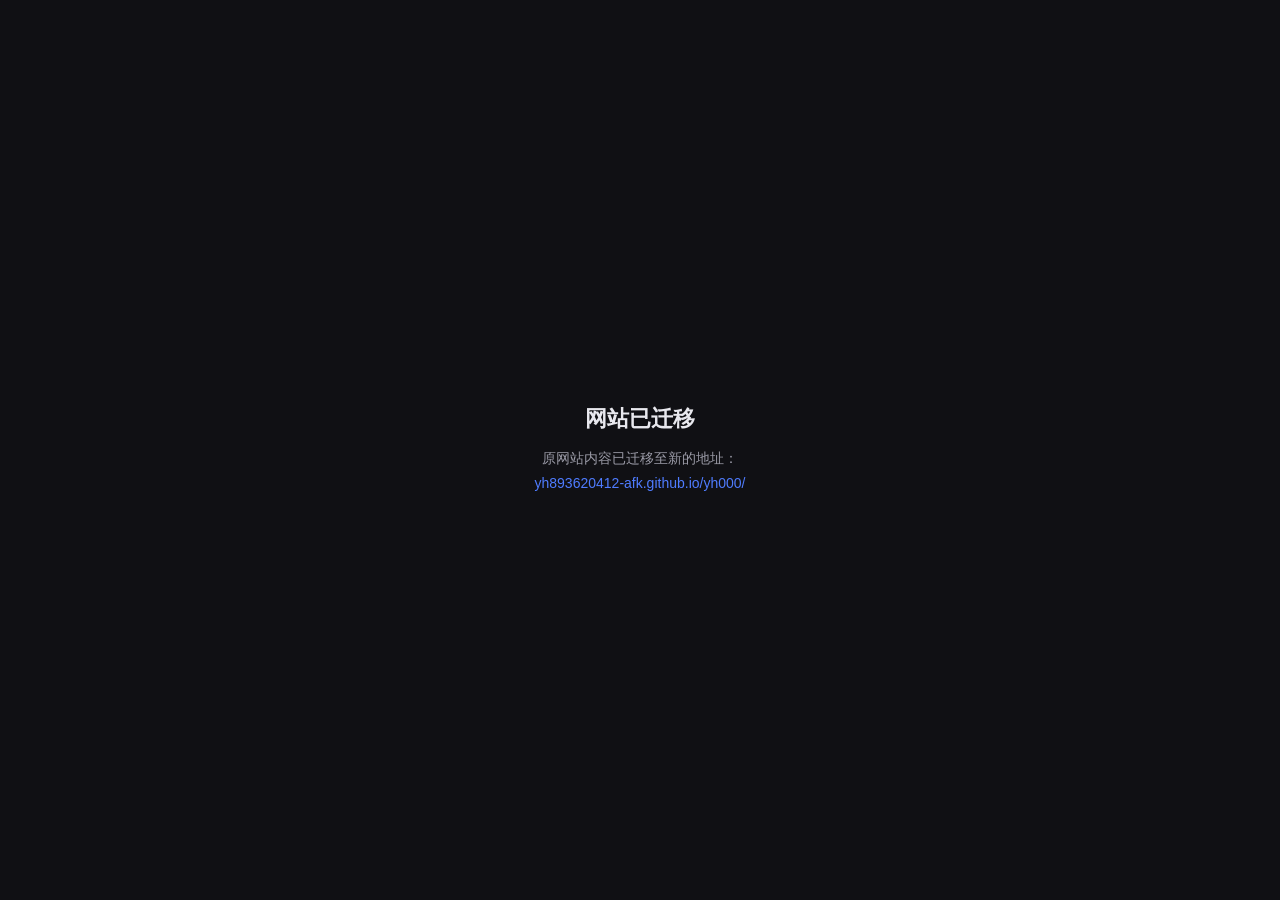
<file: index.html>
<!DOCTYPE html>
<html lang="zh-CN">
<head>
<meta charset="UTF-8" />
<meta name="viewport" content="width=device-width, initial-scale=1.0" />
<title>网站已迁移</title>
<style>
  * { box-sizing: border-box; margin: 0; padding: 0; }
  html, body {
    height: 100%;
    background: #101014;
    color: #e8e8ee;
    font-family: -apple-system, BlinkMacSystemFont, "PingFang SC", "Segoe UI", "Microsoft YaHei", sans-serif;
    display: flex;
    align-items: center;
    justify-content: center;
    text-align: center;
  }
  .card { padding: 40px; }
  h1 { font-size: 22px; font-weight: 600; margin-bottom: 12px; }
  p { font-size: 14px; color: #9a9aa6; line-height: 1.8; }
  a {
    color: #4f7cff;
    text-decoration: none;
    font-weight: 500;
  }
  a:hover { text-decoration: underline; }
</style>
</head>
<body>
  <div class="card">
    <h1>网站已迁移</h1>
    <p>原网站内容已迁移至新的地址：</p>
    <p><a href="/yh000/">yh893620412-afk.github.io/yh000/</a></p>
  </div>
</body>
</html>
</file>
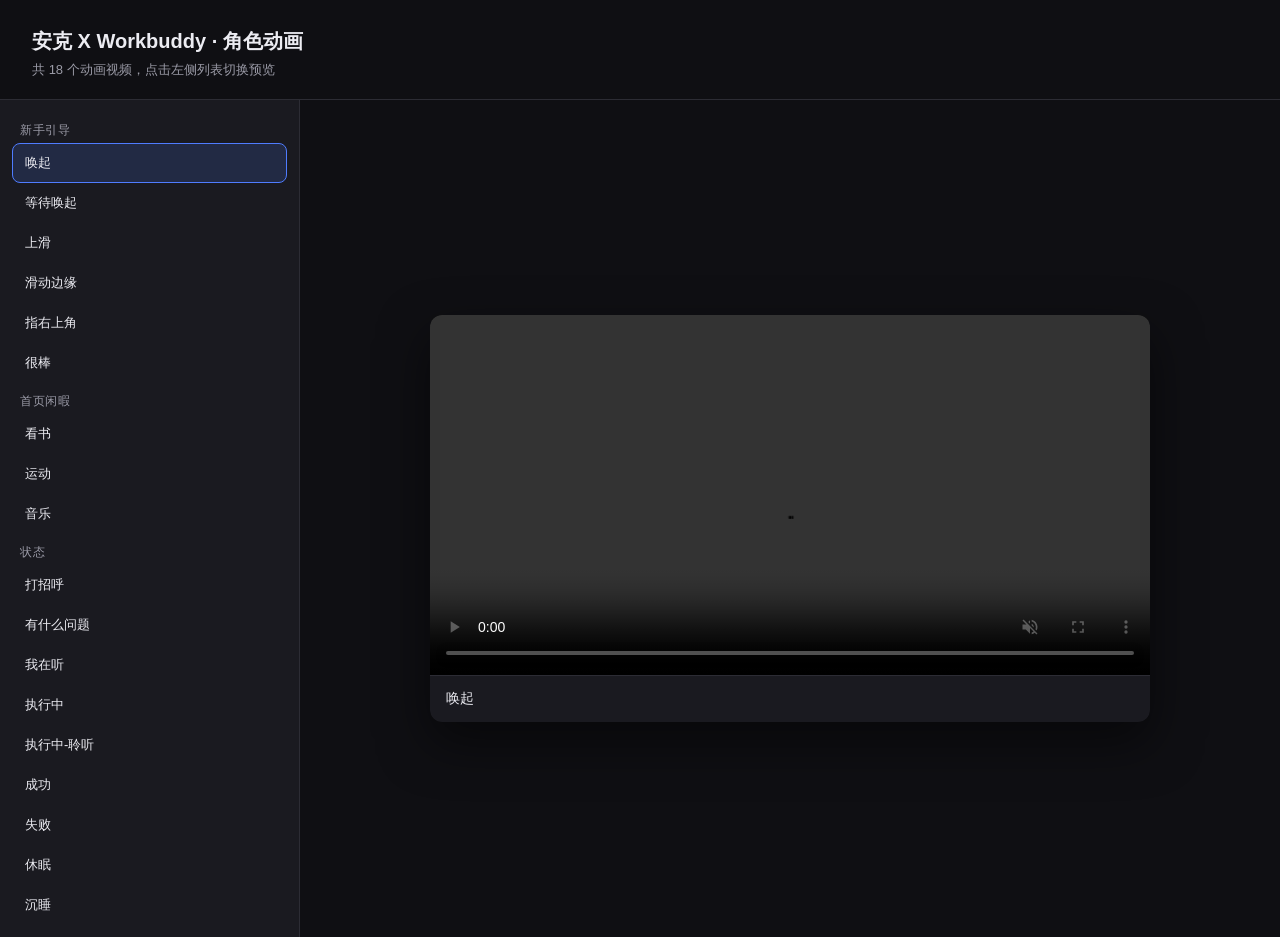
<file: ankor-x-workbuddy/index.html>
<!DOCTYPE html>
<html lang="zh-CN">
<head>
<meta charset="UTF-8" />
<meta name="viewport" content="width=device-width, initial-scale=1.0" />
<title>安克 X Workbuddy · 角色动画</title>
<style>
  :root {
    --bg: #0f0f13;
    --panel: #1a1a20;
    --panel-2: #22222a;
    --border: #2c2c34;
    --text: #ececf2;
    --text-dim: #9a9aa6;
    --accent: #4f7cff;
    --accent-soft: rgba(79, 124, 255, 0.16);
  }
  * { box-sizing: border-box; margin: 0; padding: 0; }
  html, body {
    min-height: 100%;
    background: var(--bg);
    color: var(--text);
    font-family: -apple-system, BlinkMacSystemFont, "PingFang SC", "Segoe UI", "Microsoft YaHei", sans-serif;
  }

  .header {
    padding: 28px 32px 20px;
    border-bottom: 1px solid var(--border);
  }
  .header h1 { font-size: 20px; font-weight: 600; }
  .header p { font-size: 13px; color: var(--text-dim); margin-top: 6px; }

  .layout {
    display: flex;
    min-height: calc(100vh - 90px);
  }

  .sidebar {
    width: 300px;
    min-width: 300px;
    border-right: 1px solid var(--border);
    background: var(--panel);
    padding: 12px;
    overflow-y: auto;
  }

  .group-title {
    font-size: 12px;
    color: var(--text-dim);
    padding: 10px 8px 4px;
    letter-spacing: 0.5px;
  }

  .video-item {
    display: flex;
    align-items: center;
    gap: 10px;
    padding: 10px 12px;
    border-radius: 8px;
    cursor: pointer;
    border: 1px solid transparent;
    transition: background 0.15s, border-color 0.15s;
    user-select: none;
  }
  .video-item:hover { background: var(--panel-2); }
  .video-item.active { background: var(--accent-soft); border-color: var(--accent); }
  .video-item .name { font-size: 13px; word-break: break-all; }

  .stage {
    flex: 1;
    display: flex;
    align-items: center;
    justify-content: center;
    padding: 32px;
  }
  .player {
    width: 100%;
    max-width: 720px;
    background: #000;
    border-radius: 12px;
    overflow: hidden;
    box-shadow: 0 20px 50px rgba(0,0,0,0.5);
  }
  .player video {
    width: 100%;
    display: block;
    max-height: 70vh;
  }
  .player .caption {
    padding: 14px 16px;
    font-size: 14px;
    background: var(--panel);
    border-top: 1px solid var(--border);
  }
  .empty {
    color: var(--text-dim);
    font-size: 14px;
    text-align: center;
    padding: 40px;
  }
</style>
</head>
<body>
  <div class="header">
    <h1>安克 X Workbuddy · 角色动画</h1>
    <p>共 <span id="count">0</span> 个动画视频，点击左侧列表切换预览</p>
  </div>

  <div class="layout">
    <aside class="sidebar" id="sidebar"></aside>
    <main class="stage">
      <div class="player" id="player" style="display:none;">
        <video id="video" controls loop autoplay muted playsinline></video>
        <div class="caption" id="caption"></div>
      </div>
      <div class="empty" id="empty">加载中…</div>
    </main>
  </div>

<script>
  // 视频清单（文件名 + 显示名 + 分组）
  const GROUPS = [
    { title: "新手引导", items: [
      ["guide-huanqi.mp4", "唤起"],
      ["guide-daihuan.mp4", "等待唤起"],
      ["guide-shanghua.mp4", "上滑"],
      ["guide-huabian.mp4", "滑动边缘"],
      ["guide-youshang.mp4", "指右上角"],
      ["guide-bang.mp4", "很棒"],
    ]},
    { title: "首页闲暇", items: [
      ["xianxia-kanshu.mp4", "看书"],
      ["xianxia-yundong.mp4", "运动"],
      ["xianxia-yinyue.mp4", "音乐"],
    ]},
    { title: "状态", items: [
      ["dazhaohu.mp4", "打招呼"],
      ["wenti.mp4", "有什么问题"],
      ["wzaiting.mp4", "我在听"],
      ["zhixing.mp4", "执行中"],
      ["zhixing-lingting.mp4", "执行中-聆听"],
      ["chenggong.mp4", "成功"],
      ["shibai.mp4", "失败"],
      ["xiumian.mp4", "休眠"],
      ["chenshui.mp4", "沉睡"],
    ]},
  ];

  const sidebar = document.getElementById('sidebar');
  const videoEl = document.getElementById('video');
  const player = document.getElementById('player');
  const caption = document.getElementById('caption');
  const empty = document.getElementById('empty');
  const countEl = document.getElementById('count');

  let total = 0;

  GROUPS.forEach((g) => {
    const title = document.createElement('div');
    title.className = 'group-title';
    title.textContent = g.title;
    sidebar.appendChild(title);

    g.items.forEach(([file, name]) => {
      total++;
      const item = document.createElement('div');
      item.className = 'video-item';
      const nameEl = document.createElement('span');
      nameEl.className = 'name';
      nameEl.textContent = name;
      item.appendChild(nameEl);
      item.addEventListener('click', () => {
        document.querySelectorAll('.video-item').forEach((el) => el.classList.remove('active'));
        item.classList.add('active');
        play(file, name);
      });
      sidebar.appendChild(item);
    });
  });

  countEl.textContent = total;

  function play(file, name) {
    videoEl.src = file;
    caption.textContent = name;
    player.style.display = 'block';
    empty.style.display = 'none';
    videoEl.play().catch(() => {});
  }

  // 默认播放第一个
  const first = GROUPS[0].items[0];
  if (first) {
    document.querySelector('.video-item').classList.add('active');
    play(first[0], first[1]);
  }
</script>
</body>
</html>
</file>
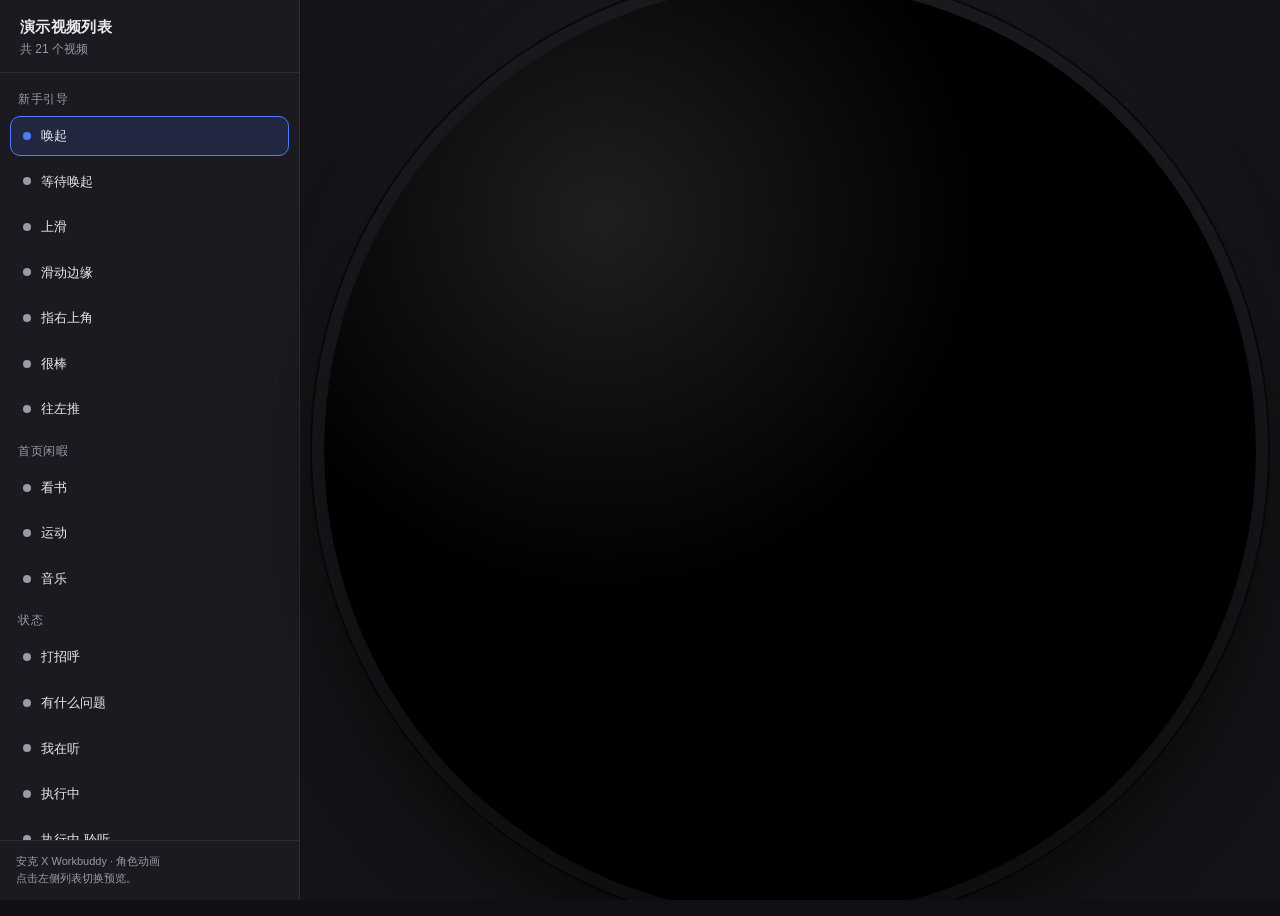
<file: yh000/ankor-x-workbuddy/index.html>
<!DOCTYPE html>
<html lang="zh-CN">
<head>
<meta charset="UTF-8" />
<meta name="viewport" content="width=device-width, initial-scale=1.0" />
<title>安克 X Workbuddy · 角色动画</title>
<style>
  :root {
    --bg: #101014;
    --panel: #1a1a20;
    --panel-2: #202027;
    --border: #2c2c34;
    --text: #e8e8ee;
    --text-dim: #9a9aa6;
    --accent: #4f7cff;
    --accent-soft: rgba(79, 124, 255, 0.15);
    --watch-bezel: #1b1b20;
    --watch-metal: linear-gradient(145deg, #3a3a42, #1c1c22);
  }
  * { box-sizing: border-box; margin: 0; padding: 0; }
  html, body {
    height: 100%;
    background: var(--bg);
    color: var(--text);
    font-family: -apple-system, BlinkMacSystemFont, "PingFang SC", "Segoe UI", "Microsoft YaHei", sans-serif;
    overflow: hidden;
  }
  .app { display: flex; height: 100vh; width: 100vw; }

  /* ===== 左侧列表 ===== */
  .sidebar {
    width: 300px;
    min-width: 300px;
    background: var(--panel);
    border-right: 1px solid var(--border);
    display: flex;
    flex-direction: column;
  }
  .sidebar-header {
    padding: 18px 20px 14px;
    border-bottom: 1px solid var(--border);
  }
  .sidebar-header h1 { font-size: 15px; font-weight: 600; letter-spacing: 0.3px; }
  .sidebar-header .count { font-size: 12px; color: var(--text-dim); margin-top: 4px; }

  .video-list {
    flex: 1;
    overflow-y: auto;
    padding: 10px;
    display: flex;
    flex-direction: column;
    gap: 6px;
  }
  .group-title {
    font-size: 12px;
    color: var(--text-dim);
    padding: 8px 8px 2px;
    letter-spacing: 0.5px;
  }
  .video-item {
    display: flex;
    align-items: center;
    gap: 10px;
    padding: 10px 12px;
    border-radius: 10px;
    cursor: pointer;
    border: 1px solid transparent;
    transition: background 0.15s, border-color 0.15s;
    user-select: none;
  }
  .video-item:hover { background: var(--panel-2); }
  .video-item.active { background: var(--accent-soft); border-color: var(--accent); }
  .video-item .dot {
    width: 8px; height: 8px; border-radius: 50%;
    background: var(--text-dim); flex-shrink: 0;
  }
  .video-item.active .dot { background: var(--accent); }
  .video-item .name { font-size: 13px; line-height: 1.35; word-break: break-all; flex: 1; }

  .sidebar-footer {
    padding: 12px 16px;
    border-top: 1px solid var(--border);
    font-size: 11px;
    color: var(--text-dim);
    line-height: 1.6;
  }

  /* ===== 右侧预览区 ===== */
  .stage {
    flex: 1;
    display: flex;
    align-items: center;
    justify-content: center;
    position: relative;
    background: radial-gradient(circle at 50% 40%, #232329 0%, #141418 70%);
  }

  /* 圆形手表外壳 */
  .watch {
    position: relative;
    width: 932px;
    height: 932px;
    border-radius: 50%;
    background: var(--watch-metal);
    box-shadow:
      0 40px 80px rgba(0,0,0,0.6),
      0 0 0 12px var(--watch-bezel),
      0 0 0 14px #0a0a0c,
      inset 0 0 60px rgba(0,0,0,0.55);
    display: flex;
    align-items: center;
    justify-content: center;
    flex-shrink: 0;
  }

  /* 屏幕（圆形视频显示区） */
  .watch-screen {
    width: 100%;
    height: 100%;
    border-radius: 50%;
    overflow: hidden;
    background: #000;
    position: relative;
    display: flex;
    align-items: center;
    justify-content: center;
  }
  .watch-screen video {
    width: 100%;
    height: 100%;
    object-fit: cover;
    display: block;
  }
  .watch-screen::after {
    content: "";
    position: absolute;
    inset: 0;
    border-radius: 50%;
    pointer-events: none;
    background: radial-gradient(circle at 30% 25%, rgba(255,255,255,0.12) 0%, rgba(255,255,255,0) 40%);
  }

  .empty {
    text-align: center;
    color: var(--text-dim);
    font-size: 14px;
    line-height: 2;
  }
  .empty .big { font-size: 40px; }

  .stage-hint {
    position: absolute;
    bottom: 24px;
    font-size: 12px;
    color: var(--text-dim);
    letter-spacing: 0.5px;
  }
</style>
</head>
<body>
<div class="app">
  <aside class="sidebar">
    <div class="sidebar-header">
      <h1>演示视频列表</h1>
      <div class="count" id="count">加载中…</div>
    </div>
    <div class="video-list" id="videoList"></div>
    <div class="sidebar-footer">
      安克 X Workbuddy · 角色动画<br />点击左侧列表切换预览。
    </div>
  </aside>

  <main class="stage">
    <div class="watch">
      <div class="watch-screen" id="screen"></div>
    </div>
  </main>
</div>

<script>
  const GROUPS = [
    { title: "新手引导", items: [
      ["guide-huanqi.mp4", "唤起"],
      ["guide-daihuan.mp4", "等待唤起"],
      ["guide-shanghua.mp4", "上滑"],
      ["guide-huabian.mp4", "滑动边缘"],
      ["guide-youshang.mp4", "指右上角"],
      ["guide-bang.mp4", "很棒"],
      ["guide-wangzuo-tui.mp4", "往左推"],
    ]},
    { title: "首页闲暇", items: [
      ["xianxia-kanshu.mp4", "看书"],
      ["xianxia-yundong.mp4", "运动"],
      ["xianxia-yinyue.mp4", "音乐"],
    ]},
    { title: "状态", items: [
      ["dazhaohu.mp4", "打招呼"],
      ["wenti.mp4", "有什么问题"],
      ["wzaiting.mp4", "我在听"],
      ["zhixing.mp4", "执行中"],
      ["zhixing-lingting.mp4", "执行中-聆听"],
      ["chenggong.mp4", "成功"],
      ["shibai.mp4", "失败"],
      ["xiumian.mp4", "休眠"],
      ["chenshui.mp4", "沉睡"],
      ["tiaojie-liangdu.mp4", "调节亮度"],
      ["tiaojie-yinliang.mp4", "调节音量"],
    ]},
  ];

  const listEl = document.getElementById('videoList');
  const screenEl = document.getElementById('screen');
  const countEl = document.getElementById('count');
  let currentVideoEl = null;
  let total = 0;

  GROUPS.forEach((g) => {
    const title = document.createElement('div');
    title.className = 'group-title';
    title.textContent = g.title;
    listEl.appendChild(title);

    g.items.forEach(([file, name]) => {
      total++;
      const item = document.createElement('div');
      item.className = 'video-item';
      item.innerHTML = `<span class="dot"></span><span class="name"></span>`;
      item.querySelector('.name').textContent = name;
      item.addEventListener('click', () => {
        document.querySelectorAll('.video-item').forEach((el) => el.classList.remove('active'));
        item.classList.add('active');
        play(file);
      });
      listEl.appendChild(item);
    });
  });

  countEl.textContent = `共 ${total} 个视频`;

  function play(file) {
    if (currentVideoEl) {
      currentVideoEl.pause();
      currentVideoEl.remove();
      currentVideoEl = null;
    }
    const video = document.createElement('video');
    video.src = file;
    video.autoplay = true;
    video.loop = true;
    video.muted = true;
    video.playsInline = true;
    video.controls = false;
    video.addEventListener('click', () => { video.muted = !video.muted; });
    screenEl.innerHTML = '';
    screenEl.appendChild(video);
    currentVideoEl = video;
    video.play().catch(() => {});
  }

  // 键盘切换
  document.addEventListener('keydown', (e) => {
    const items = Array.from(document.querySelectorAll('.video-item'));
    if (!items.length) return;
    const idx = items.findIndex((el) => el.classList.contains('active'));
    if (e.key === 'ArrowDown' || e.key === 'ArrowRight') {
      items[(idx + 1) % items.length].click();
    } else if (e.key === 'ArrowUp' || e.key === 'ArrowLeft') {
      items[(idx - 1 + items.length) % items.length].click();
    }
  });

  // 默认选中第一个
  const firstItem = document.querySelector('.video-item');
  if (firstItem) firstItem.click();
</script>
</body>
</html>
</file>
